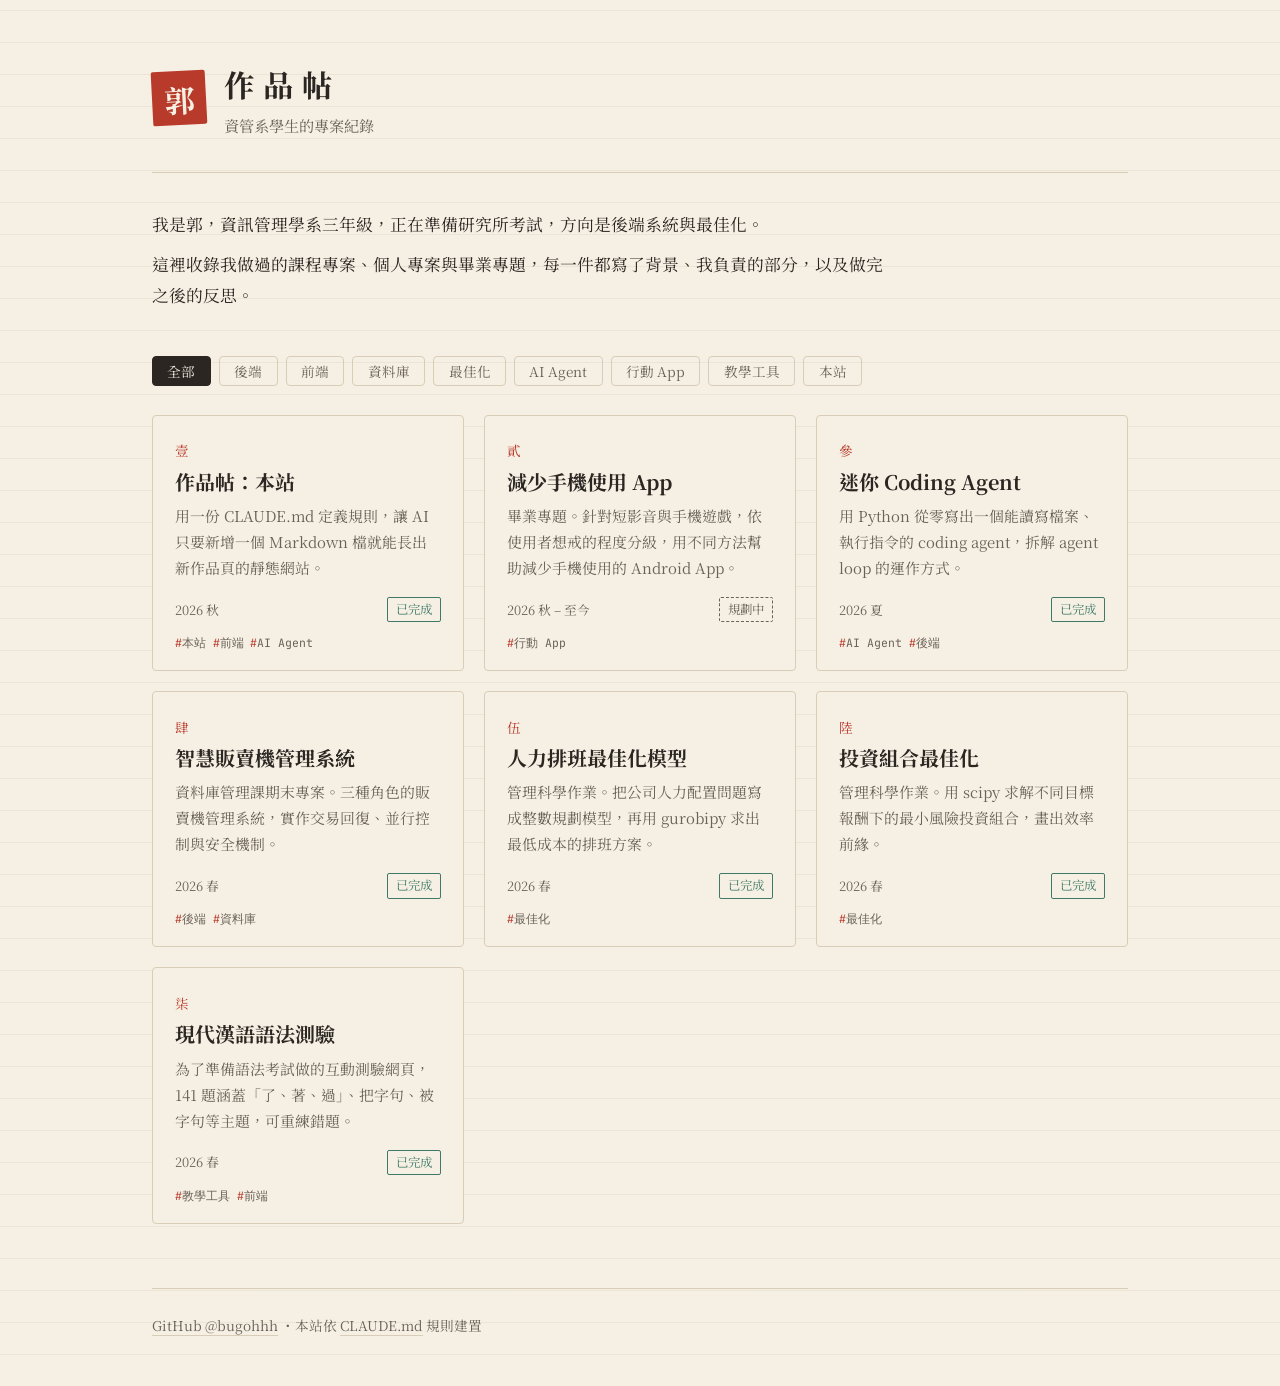
<file: index.html>
<!DOCTYPE html>
<html lang="zh-Hant-TW">
<head>
  <meta charset="UTF-8">
  <meta name="viewport" content="width=device-width, initial-scale=1">
  <title>作品帖｜郭</title>
  <meta name="description" content="郭的個人作品展示站：課程專案、個人專案與畢業專題。">
  <link rel="preconnect" href="https://fonts.googleapis.com">
  <link rel="preconnect" href="https://fonts.gstatic.com" crossorigin>
  <link href="https://fonts.googleapis.com/css2?family=Noto+Serif+TC:wght@400;700&family=JetBrains+Mono:wght@400&display=swap" rel="stylesheet">
  <link rel="stylesheet" href="assets/css/style.css">
</head>
<body>
  <div class="wrap">
    <header class="masthead">
      <a class="seal" href="./" aria-label="回到首頁">郭</a>
      <div>
        <h1>作品帖</h1>
        <p>資管系學生的專案紀錄</p>
      </div>
    </header>

    <section class="intro">
      <p>我是郭，資訊管理學系三年級，正在準備研究所考試，方向是後端系統與最佳化。</p>
      <p>這裡收錄我做過的課程專案、個人專案與畢業專題，每一件都寫了背景、我負責的部分，以及做完之後的反思。</p>
    </section>

    <nav class="filters" id="filters" aria-label="依標籤篩選"></nav>

    <ul class="grid" id="grid">
      <li class="empty">載入中…</li>
    </ul>

    <footer class="footer">
      <a href="https://github.com/bugohhh" target="_blank" rel="noopener">GitHub @bugohhh</a>
      ・本站依 <a href="https://github.com/bugohhh/portfolio/blob/main/CLAUDE.md" target="_blank" rel="noopener">CLAUDE.md</a> 規則建置
    </footer>
  </div>

  <script src="assets/js/common.js"></script>
  <script src="assets/js/home.js"></script>
</body>
</html>
</file>
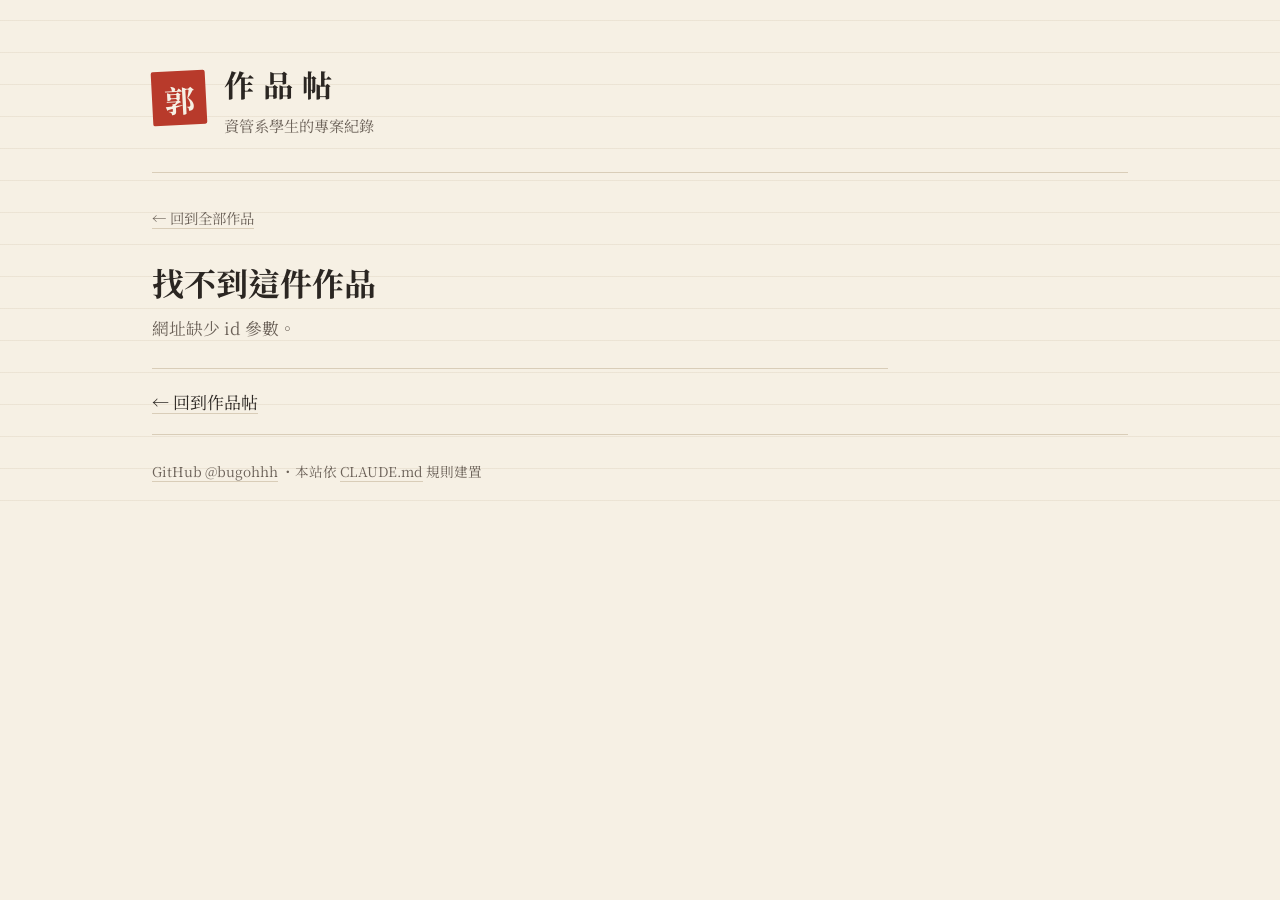
<file: work.html>
<!DOCTYPE html>
<html lang="zh-Hant-TW">
<head>
  <meta charset="UTF-8">
  <meta name="viewport" content="width=device-width, initial-scale=1">
  <title>作品帖｜郭</title>
  <link rel="preconnect" href="https://fonts.googleapis.com">
  <link rel="preconnect" href="https://fonts.gstatic.com" crossorigin>
  <link href="https://fonts.googleapis.com/css2?family=Noto+Serif+TC:wght@400;700&family=JetBrains+Mono:wght@400&display=swap" rel="stylesheet">
  <link rel="stylesheet" href="assets/css/style.css">
</head>
<body>
  <div class="wrap">
    <header class="masthead">
      <a class="seal" href="./" aria-label="回到首頁">郭</a>
      <div>
        <h1>作品帖</h1>
        <p>資管系學生的專案紀錄</p>
      </div>
    </header>

    <a class="back" href="./">← 回到全部作品</a>

    <main id="work">
      <p class="empty">載入中…</p>
    </main>

    <footer class="footer">
      <a href="https://github.com/bugohhh" target="_blank" rel="noopener">GitHub @bugohhh</a>
      ・本站依 <a href="https://github.com/bugohhh/portfolio/blob/main/CLAUDE.md" target="_blank" rel="noopener">CLAUDE.md</a> 規則建置
    </footer>
  </div>

  <script src="assets/js/common.js"></script>
  <script src="assets/js/md.js"></script>
  <script src="assets/js/work.js"></script>
</body>
</html>
</file>
<file: assets/css/style.css>
/* 作品帖 — 唯一樣式表。顏色只能使用 :root 變數（見 CLAUDE.md §4） */
:root {
  --paper: #f6f0e4;
  --paper-deep: #ede4d3;
  --ink: #2b2622;
  --ink-soft: #6b6158;
  --line: #d9cdb8;
  --vermilion: #b83a2b;
  --jade: #3f7a68;
  --ochre: #b0823a;

  --serif: "Noto Serif TC", "Songti TC", serif;
  --mono: "JetBrains Mono", ui-monospace, monospace;
  --measure: 46rem;
}

* { box-sizing: border-box; }

html { background: var(--paper); }

body {
  margin: 0;
  color: var(--ink);
  font-family: var(--serif);
  font-size: 17px;
  line-height: 1.85;
  background:
    repeating-linear-gradient(0deg, transparent 0 31px, color-mix(in srgb, var(--line) 35%, transparent) 31px 32px),
    var(--paper);
}

a { color: inherit; text-decoration-color: var(--line); text-underline-offset: 4px; }
a:hover { color: var(--vermilion); text-decoration-color: var(--vermilion); }

.wrap { max-width: 64rem; margin: 0 auto; padding: 0 1.5rem; }

/* ---------- 頁首 ---------- */
.masthead {
  display: flex;
  align-items: center;
  gap: 1.1rem;
  padding: 3.5rem 0 2rem;
  border-bottom: 1px solid var(--line);
}
.seal {
  flex: none;
  display: grid;
  place-items: center;
  width: 3.4rem;
  height: 3.4rem;
  background: var(--vermilion);
  color: var(--paper);
  font-size: 1.9rem;
  font-weight: 700;
  border-radius: 2px;
  text-decoration: none;
  transform: rotate(-3deg);
}
.seal:hover { color: var(--paper); }
.masthead h1 { margin: 0; font-size: 1.9rem; letter-spacing: 0.3em; font-weight: 700; }
.masthead p { margin: 0; color: var(--ink-soft); font-size: 0.95rem; }

/* ---------- 自我介紹 ---------- */
.intro {
  max-width: var(--measure);
  padding: 2.2rem 0 1rem;
  font-size: 1.05rem;
}
.intro p { margin: 0 0 0.6rem; }

/* ---------- 標籤篩選 ---------- */
.filters { display: flex; flex-wrap: wrap; gap: 0.5rem; padding: 1.2rem 0 1.8rem; }
.chip {
  font: 0.85rem var(--serif);
  padding: 0.25rem 0.9rem;
  border: 1px solid var(--line);
  border-radius: 4px;
  background: transparent;
  color: var(--ink-soft);
  cursor: pointer;
}
.chip:hover { border-color: var(--vermilion); color: var(--vermilion); }
.chip[aria-pressed="true"] { background: var(--ink); border-color: var(--ink); color: var(--paper); }

/* ---------- 卡片牆 ---------- */
.grid {
  display: grid;
  grid-template-columns: repeat(auto-fill, minmax(17.5rem, 1fr));
  gap: 1.25rem;
  padding: 0;
  margin: 0 0 4rem;
  list-style: none;
}
.card {
  position: relative;
  display: flex;
  flex-direction: column;
  height: 100%;
  padding: 1.4rem 1.4rem 1.2rem;
  background: var(--paper);
  border: 1px solid var(--line);
  border-radius: 4px;
  text-decoration: none;
  transition: background 0.15s, border-color 0.15s;
}
.card:hover { background: var(--paper-deep); border-color: var(--ink-soft); color: var(--ink); }
.card-no {
  font-size: 0.85rem;
  color: var(--vermilion);
  letter-spacing: 0.2em;
}
.card h2 { margin: 0.2rem 0 0.4rem; font-size: 1.25rem; line-height: 1.5; }
.card p { margin: 0 0 1rem; color: var(--ink-soft); font-size: 0.93rem; line-height: 1.75; flex: 1; }
.card-meta { display: flex; justify-content: space-between; align-items: center; gap: 0.5rem; font-size: 0.8rem; color: var(--ink-soft); }

.status { font-size: 0.78rem; padding: 0 0.5rem; border: 1px solid currentColor; border-radius: 2px; white-space: nowrap; }
.status-done { color: var(--jade); }
.status-wip { color: var(--ochre); }
.status-plan { color: var(--ink-soft); border-style: dashed; }

.tags { display: flex; flex-wrap: wrap; gap: 0.4rem; margin: 0.8rem 0 0; padding: 0; list-style: none; }
.tags li { font: 0.72rem var(--mono); color: var(--ink-soft); }
.tags li::before { content: "#"; color: var(--vermilion); }

.empty { color: var(--ink-soft); padding: 2rem 0; }

/* ---------- 內頁 ---------- */
.back { display: inline-block; margin: 2rem 0 0; font-size: 0.9rem; color: var(--ink-soft); }
.work-head { padding: 1.5rem 0 1.5rem; border-bottom: 1px solid var(--line); max-width: var(--measure); }
.work-head h1 { margin: 0.2rem 0 0.5rem; font-size: 2rem; line-height: 1.4; }
.work-head .lede { margin: 0; color: var(--ink-soft); font-size: 1.05rem; }

.facts {
  display: grid;
  grid-template-columns: 5rem 1fr;
  gap: 0.35rem 1rem;
  margin: 1.5rem 0 0;
  padding: 1rem 1.2rem;
  max-width: var(--measure);
  background: var(--paper-deep);
  border-left: 3px solid var(--jade);
  font-size: 0.92rem;
}
.facts dt { color: var(--ink-soft); }
.facts dd { margin: 0; }
.facts code { font: 0.82rem var(--mono); }

/* Markdown 內文 */
.prose { max-width: var(--measure); padding: 1rem 0 2rem; }
.prose h2 {
  margin: 2.4rem 0 0.8rem;
  font-size: 1.35rem;
  padding-left: 0.8rem;
  border-left: 4px solid var(--vermilion);
  line-height: 1.4;
}
.prose h3 { margin: 1.6rem 0 0.4rem; font-size: 1.08rem; }
.prose p { margin: 0 0 1rem; }
.prose ul, .prose ol { margin: 0 0 1rem; padding-left: 1.4rem; }
.prose li { margin: 0.25rem 0; }
.prose li::marker { color: var(--vermilion); }
.prose code { font: 0.86em var(--mono); background: var(--paper-deep); padding: 0.1em 0.35em; border-radius: 2px; }
.prose pre {
  margin: 0 0 1.2rem;
  padding: 1rem 1.2rem;
  overflow-x: auto;
  background: var(--ink);
  color: var(--paper);
  border-radius: 4px;
  font: 0.84rem/1.65 var(--mono);
}
.prose pre code { background: none; padding: 0; color: inherit; }
.prose blockquote {
  margin: 1.5rem 0;
  padding: 0.6rem 1.1rem;
  border-left: 3px solid var(--vermilion);
  background: color-mix(in srgb, var(--vermilion) 6%, var(--paper));
  color: var(--ink);
}
.prose blockquote p { margin: 0; }
.prose blockquote::before { content: "批注"; display: block; font-size: 0.75rem; color: var(--vermilion); letter-spacing: 0.3em; }
.prose a { color: var(--jade); }

.pager {
  display: flex;
  justify-content: space-between;
  gap: 1rem;
  max-width: var(--measure);
  padding: 1.5rem 0 4rem;
  border-top: 1px solid var(--line);
  font-size: 0.92rem;
}
.pager a { text-decoration: none; color: var(--ink-soft); }
.pager a:hover { color: var(--vermilion); }
.pager .next { margin-left: auto; text-align: right; }

/* ---------- 頁尾 ---------- */
.footer {
  padding: 1.5rem 0 3rem;
  border-top: 1px solid var(--line);
  color: var(--ink-soft);
  font-size: 0.85rem;
}

@media (max-width: 560px) {
  body { font-size: 16px; }
  .masthead { padding-top: 2.2rem; }
  .masthead h1 { font-size: 1.5rem; }
  .work-head h1 { font-size: 1.6rem; }
  .facts { grid-template-columns: 4rem 1fr; }
  .grid { grid-template-columns: 1fr; }
}
</file>
